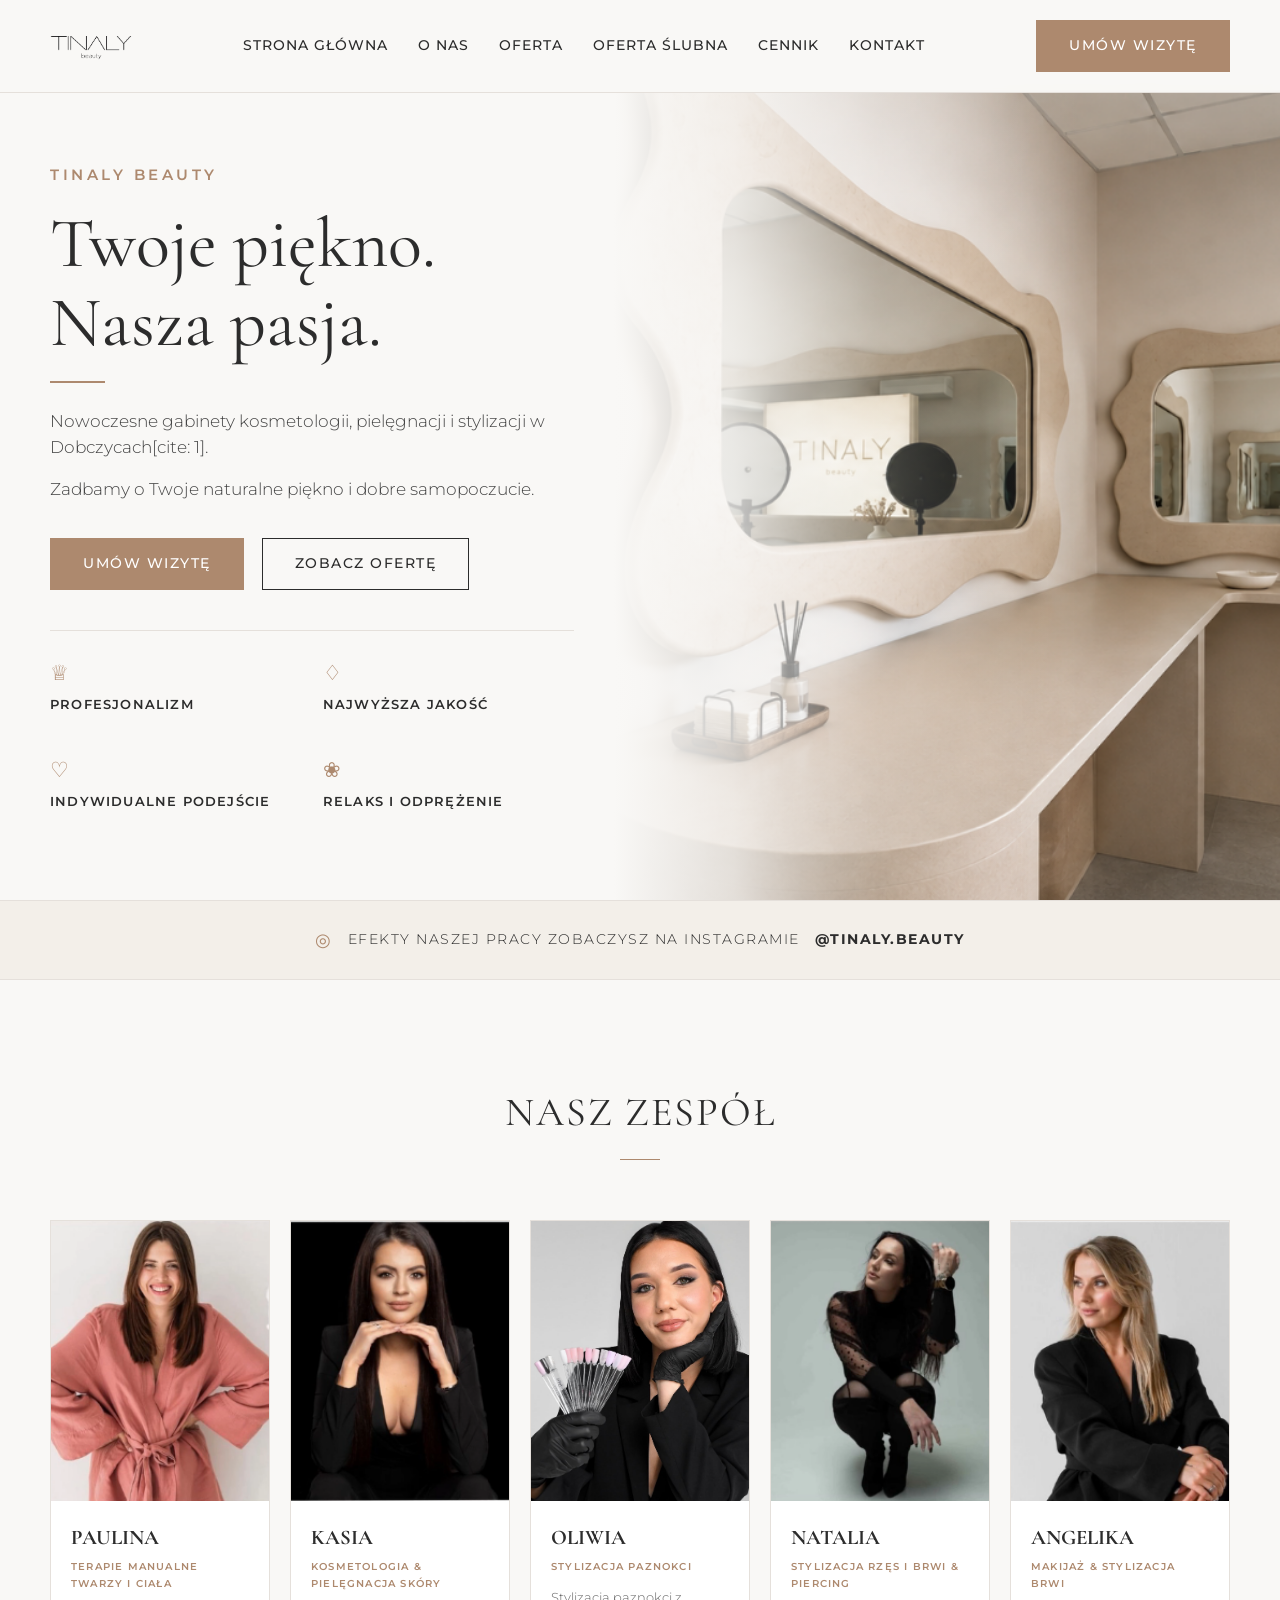
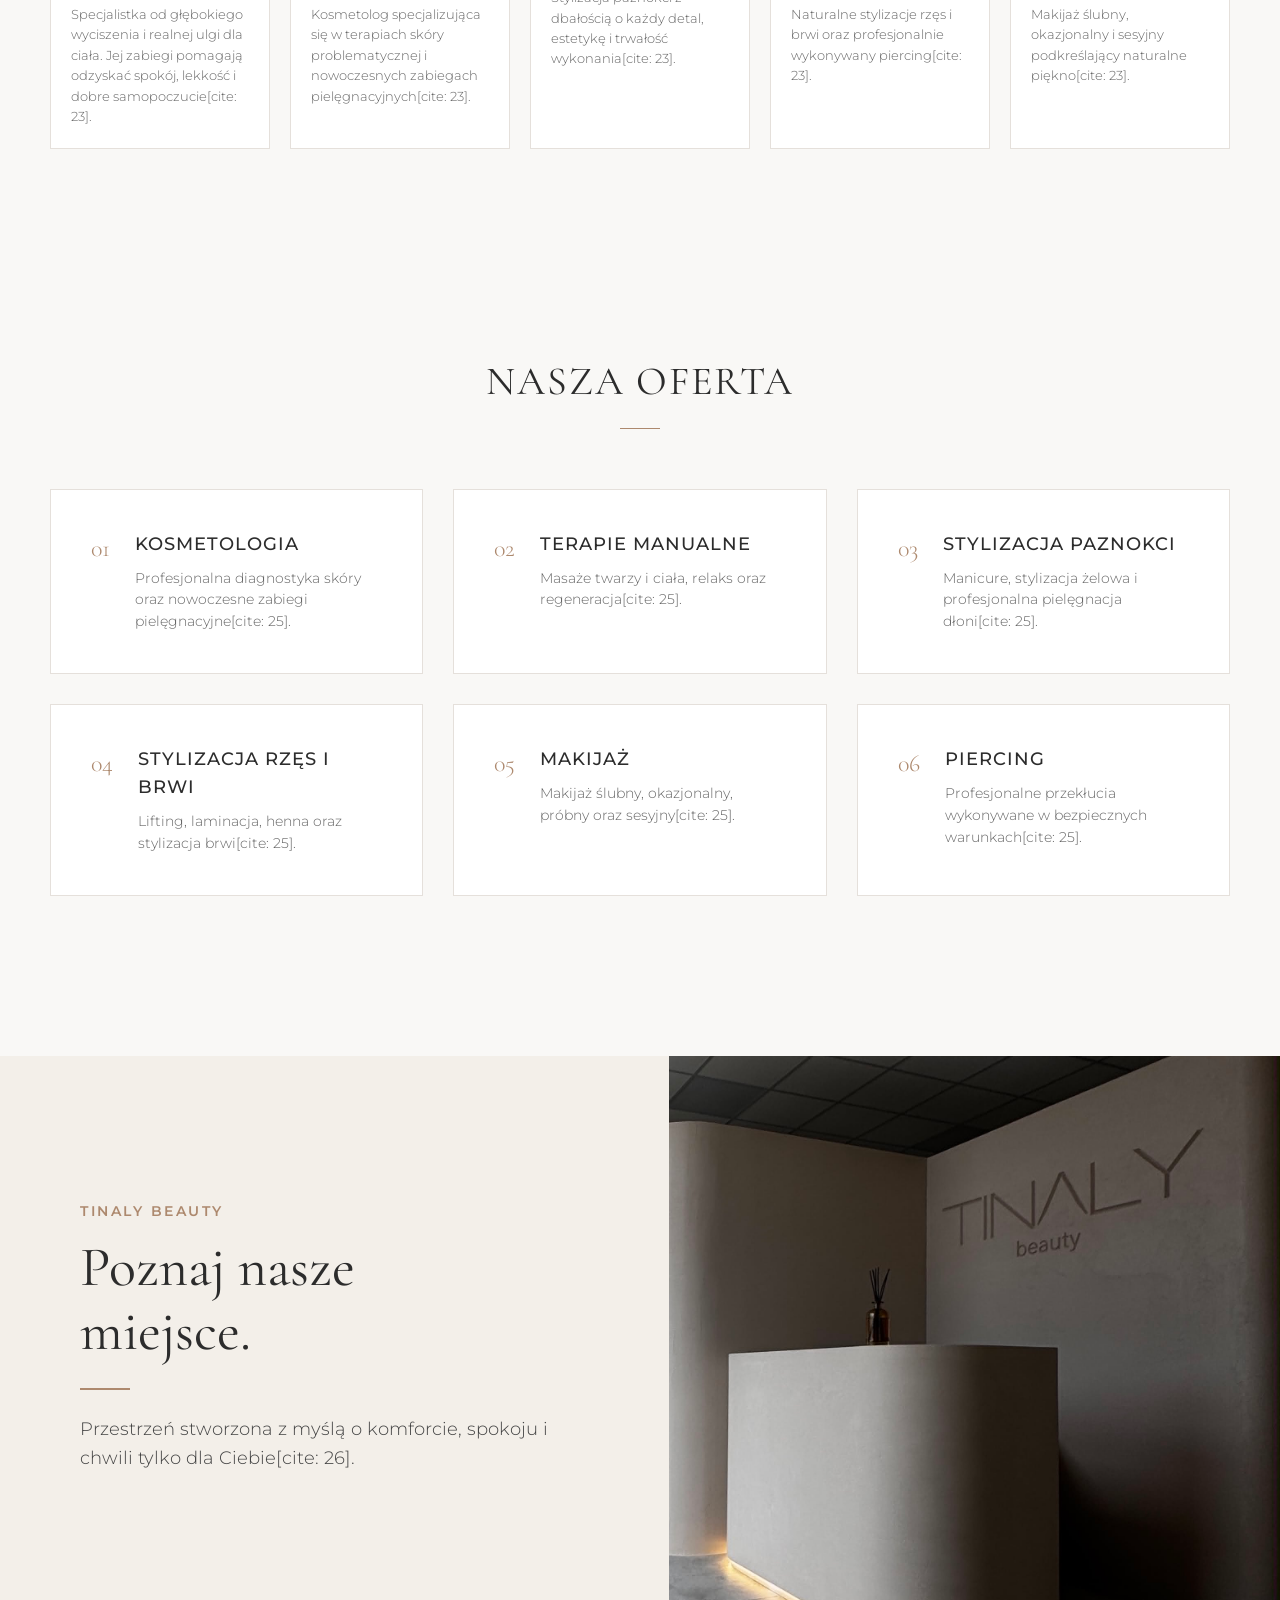
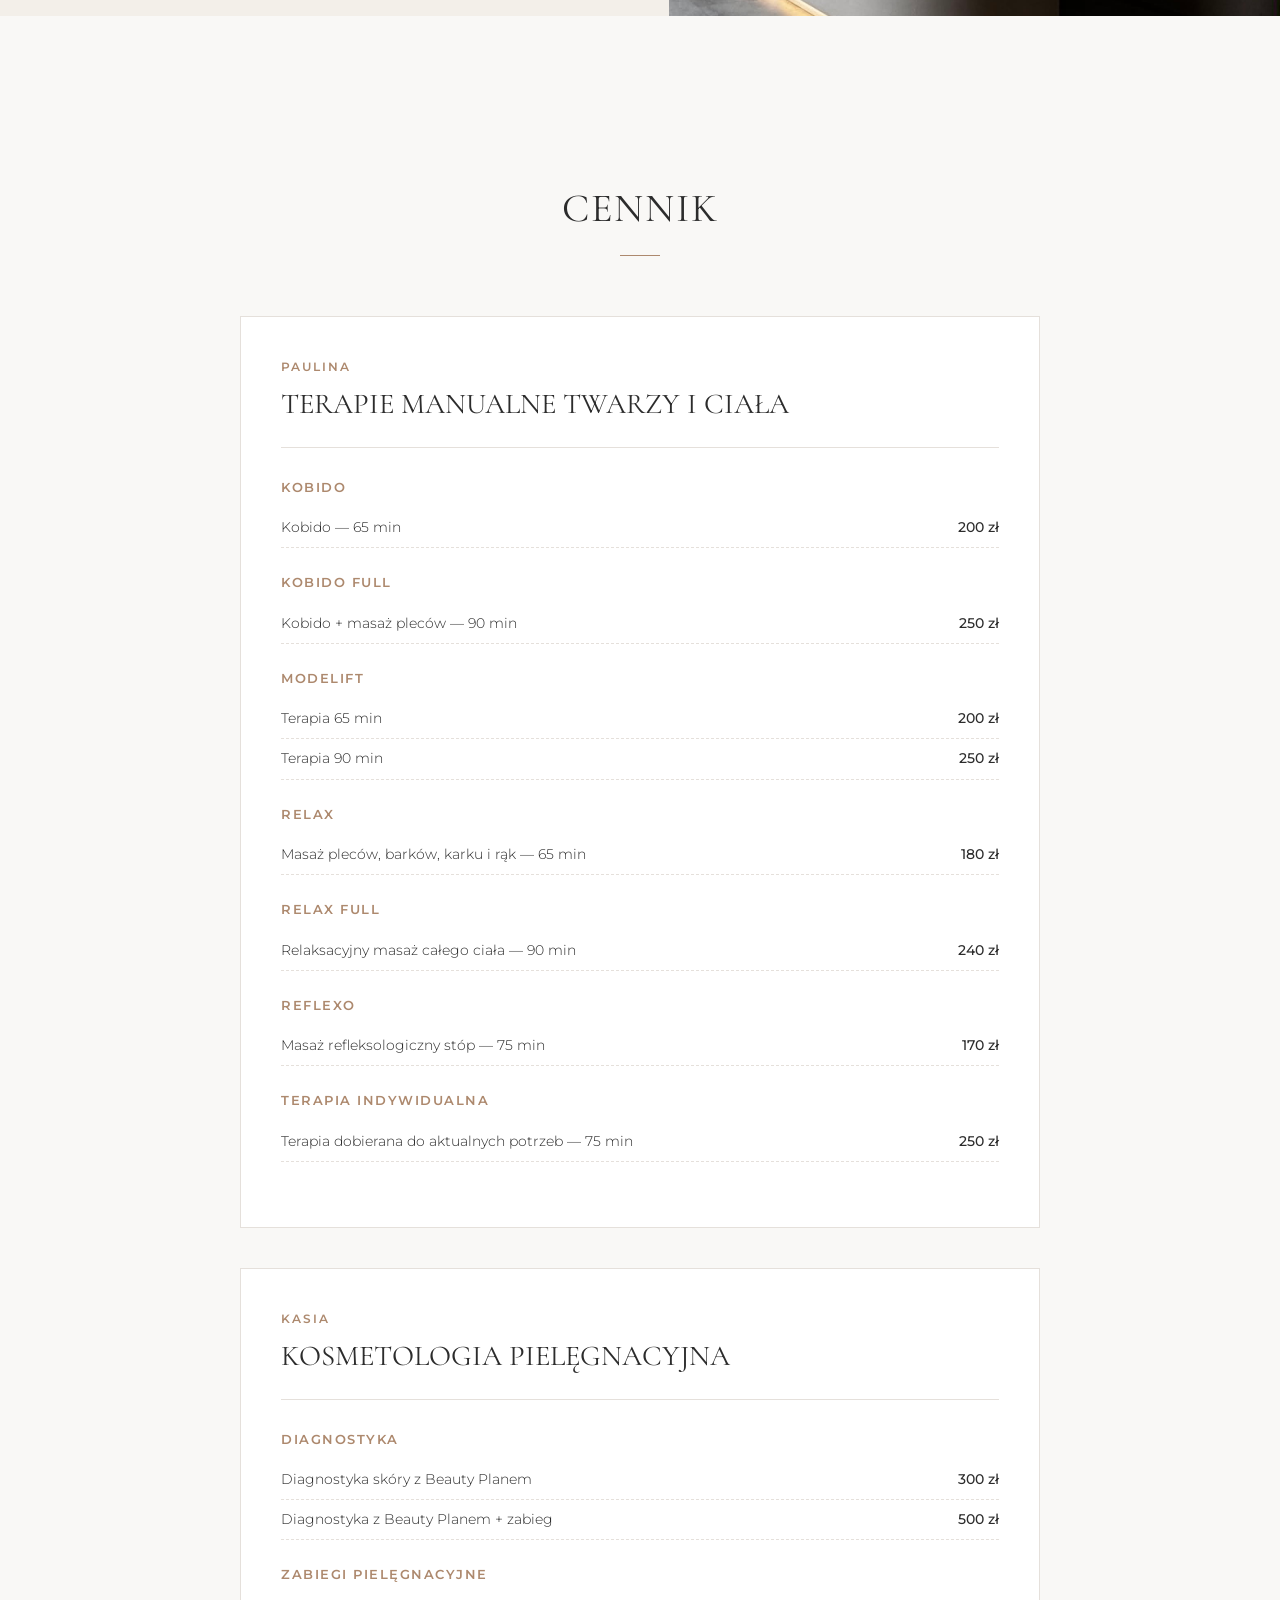
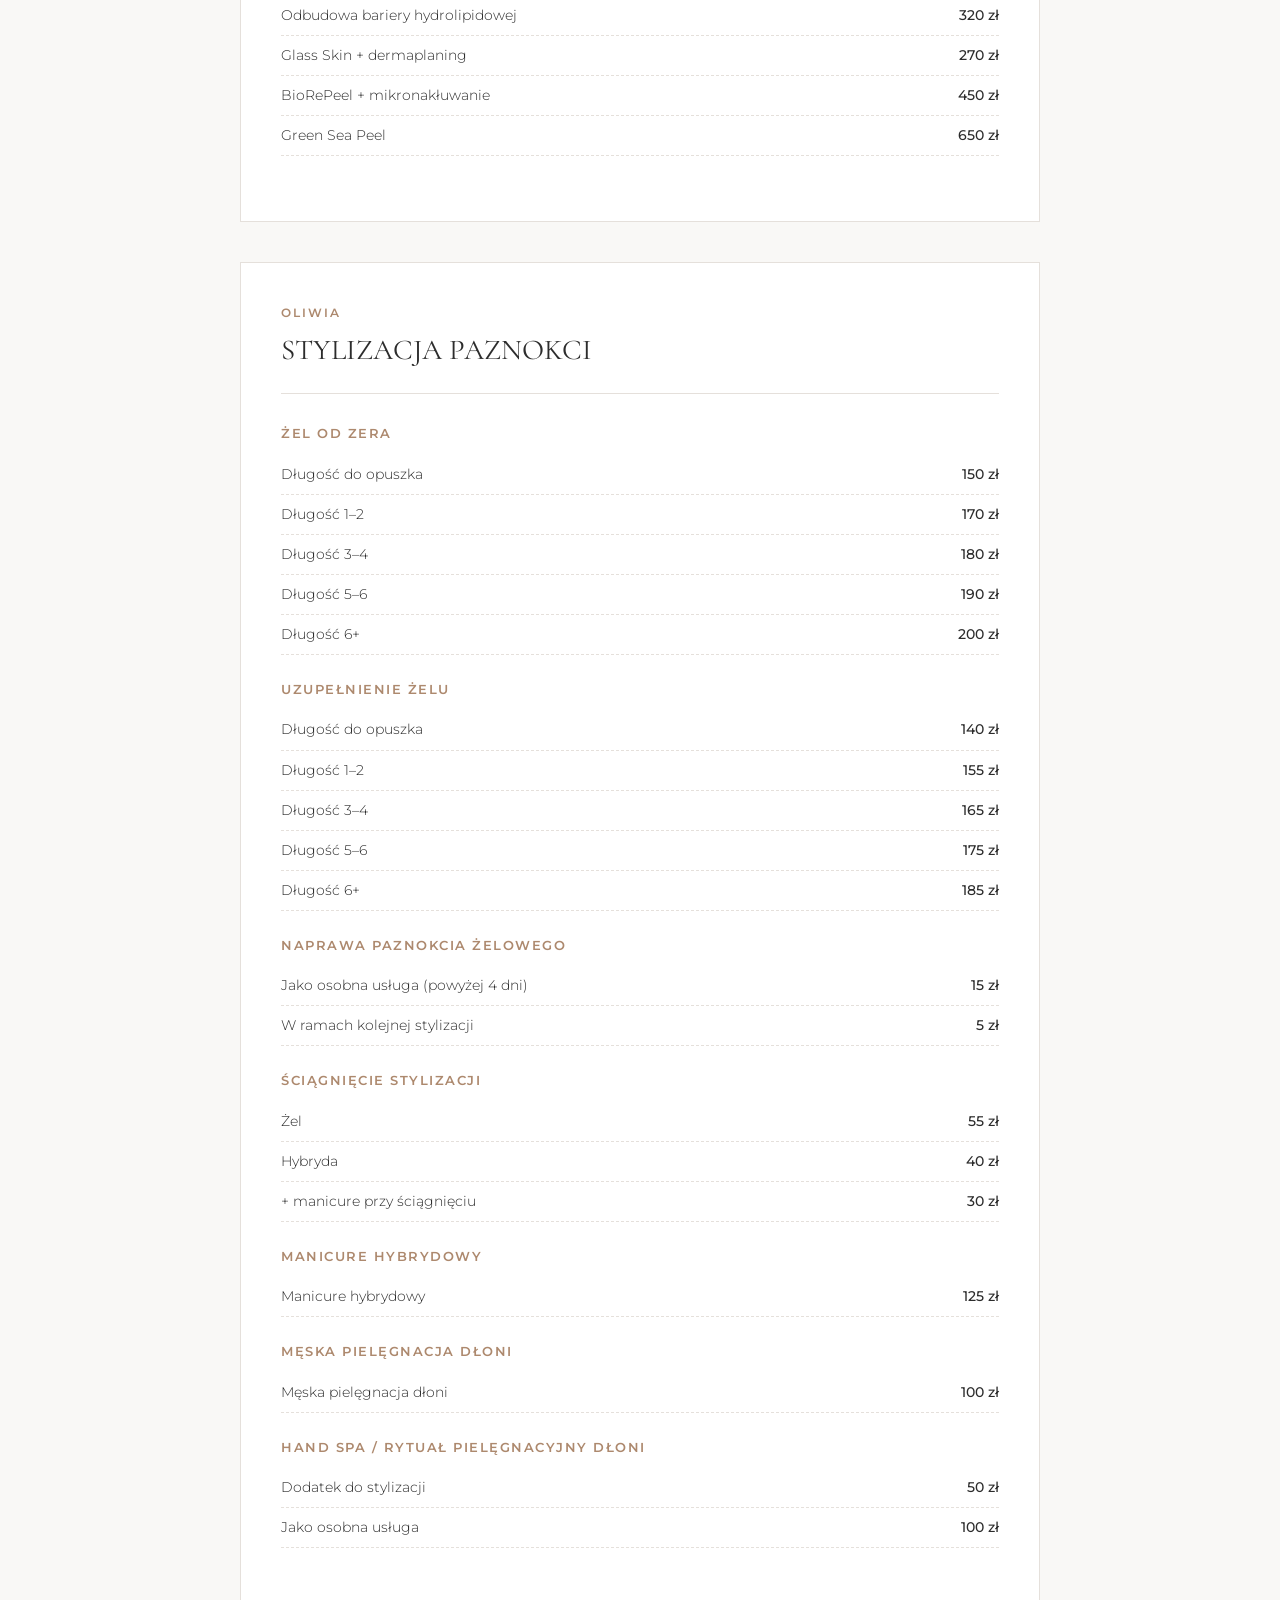
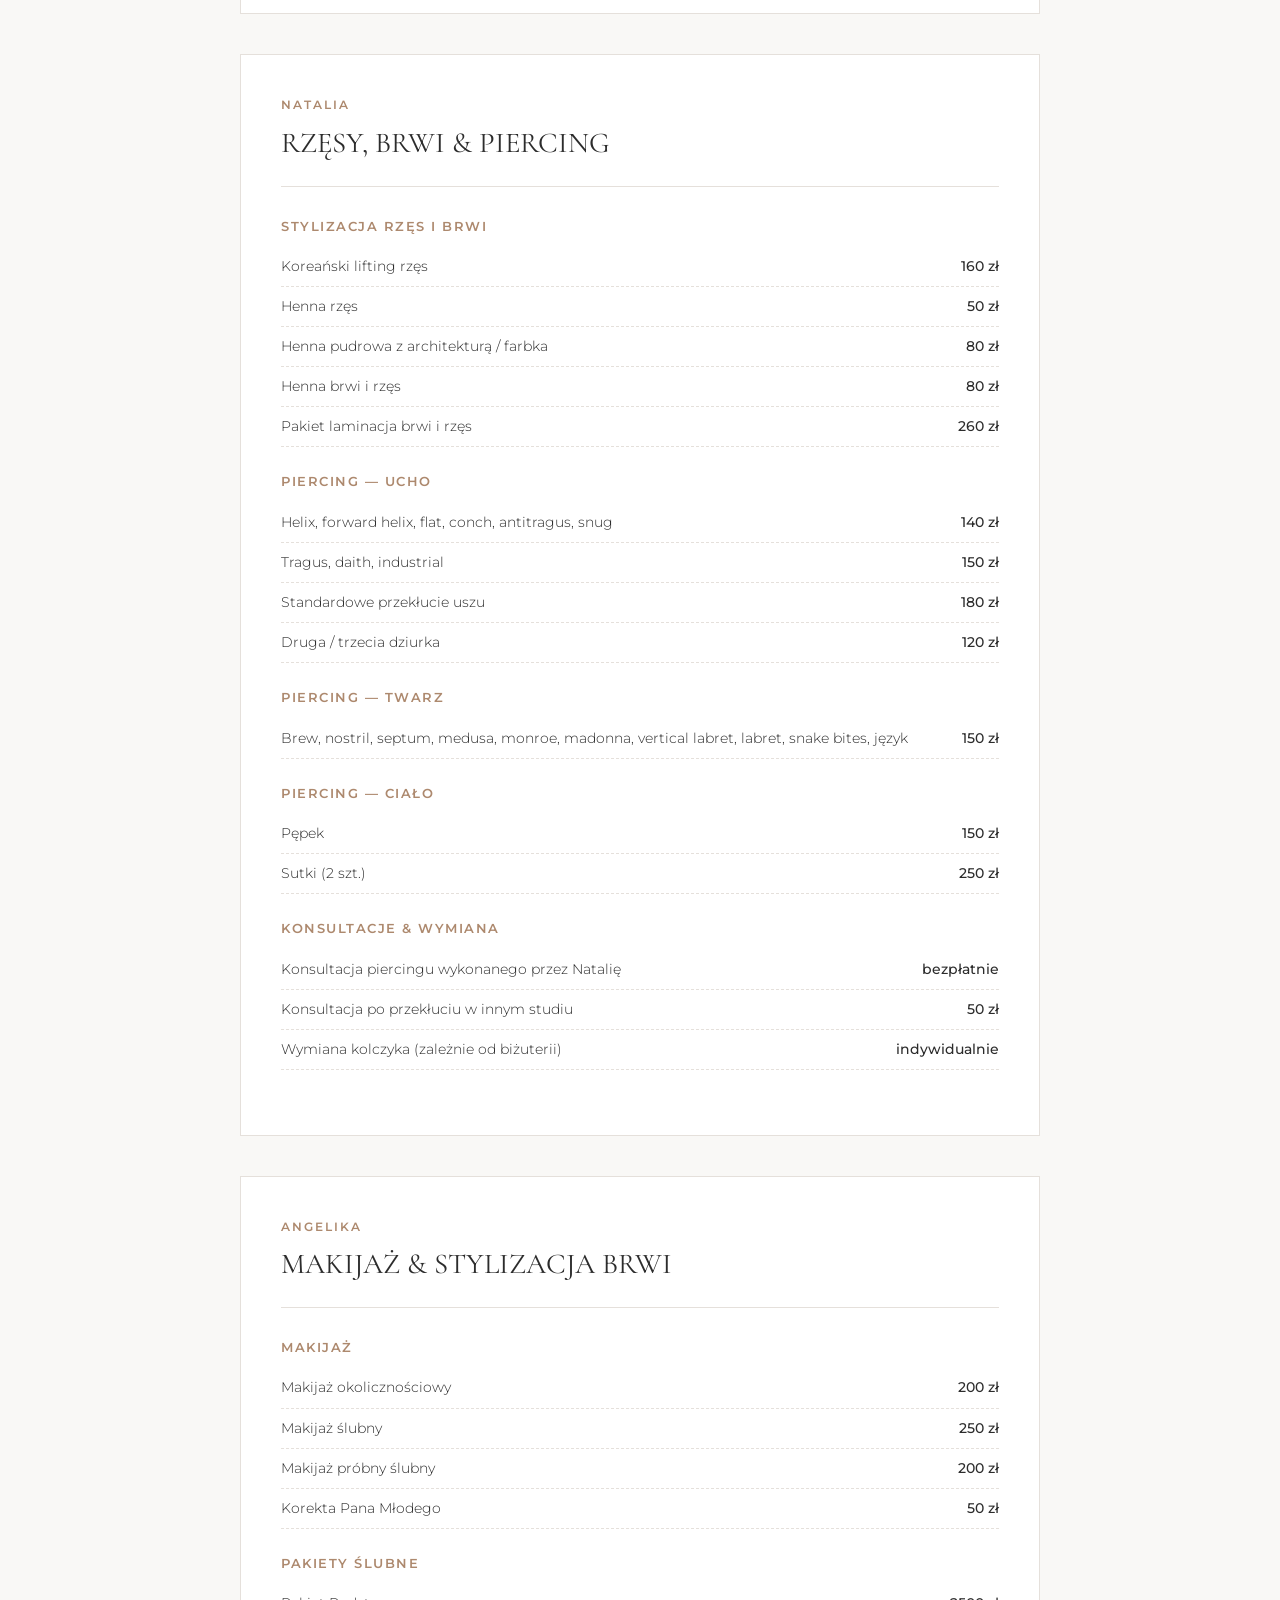
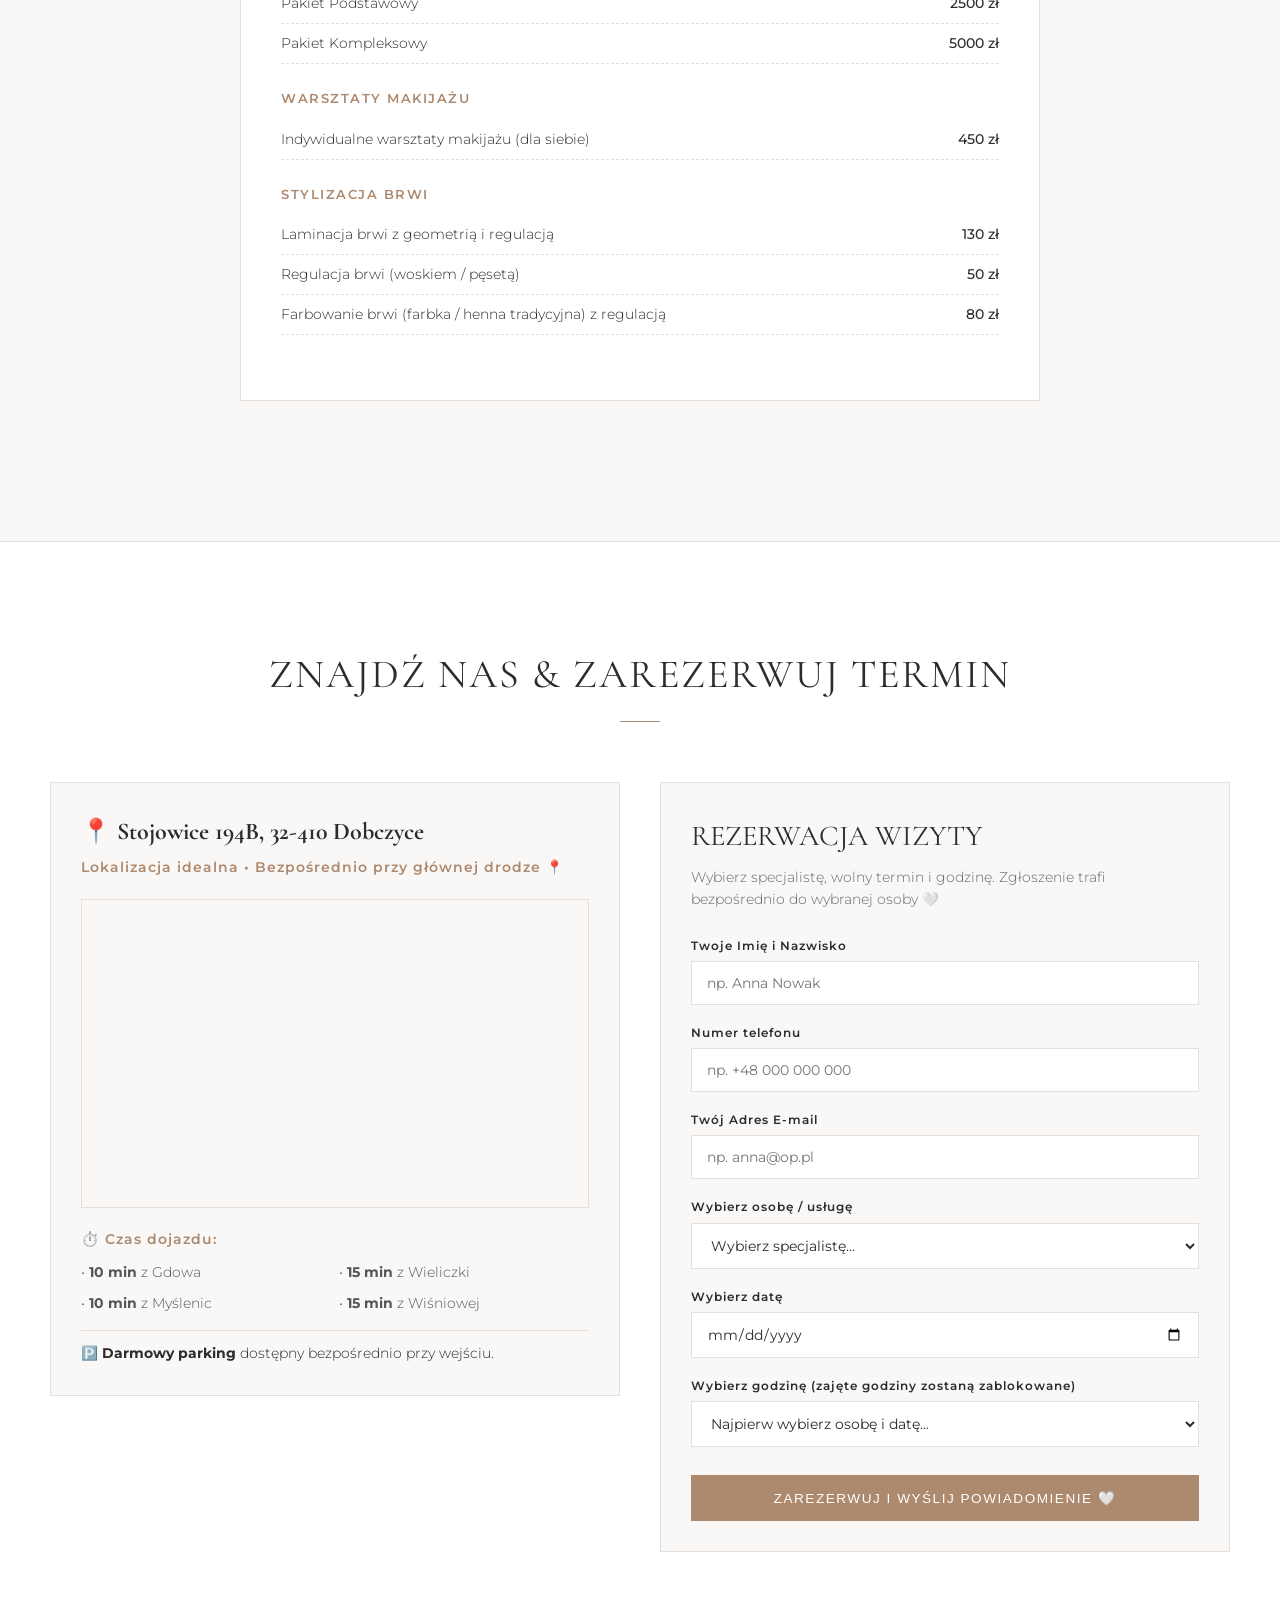
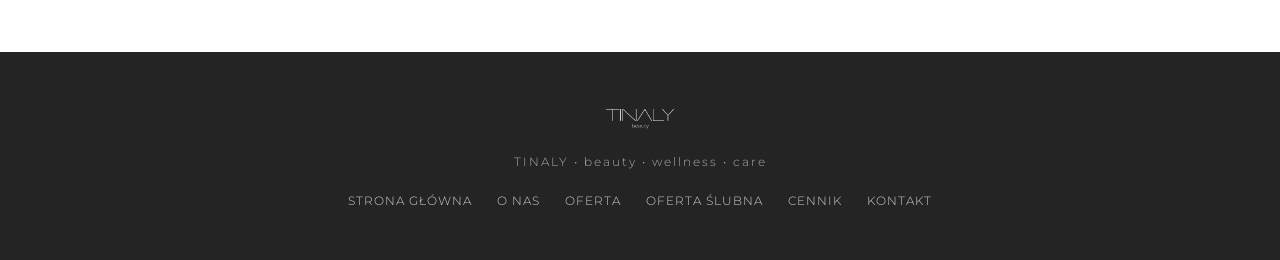
<file: index.html>
<!DOCTYPE html>
<html lang="pl">

<head>
    <meta charset="UTF-8">
    <meta name="viewport" content="width=device-width, initial-scale=1.0">
    <title>Tinaly Beauty</title>
    <link rel="preconnect" href="https://fonts.googleapis.com">
    <link rel="preconnect" href="https://fonts.gstatic.com" crossorigin>
    <link href="https://fonts.googleapis.com/css2?family=Cormorant+Garamond:wght@400;500;600&family=Montserrat:wght@300;400;500;600&display=swap" rel="stylesheet">
    <link rel="stylesheet" href="style.css">
    <link rel="icon" type="image/png" href="favicon.png">
</head>

<body>

<!-- HEADER -->
<header>
    <a href="#start" class="tinaly">
        <img src="logo.png" alt="Tinaly Beauty">
    </a>
    <nav id="nav">
        <a href="#start">STRONA GŁÓWNA</a>
        <a href="#onas">O NAS</a>
        <a href="#oferta">OFERTA</a>
        <a href="oferta-slubna.html" class="wedding-nav-link">OFERTA ŚLUBNA</a>
        <a href="#cennik">CENNIK</a>
        <a href="#kontakt">KONTAKT</a>
    </nav>
    <a href="#kontakt" class="btn header-btn">UMÓW WIZYTĘ</a>
    <button class="menu-btn" id="menuBtn" type="button" aria-label="Otwórz menu">☰</button>
</header>

<!-- HERO -->
<section class="hero-wrapper" id="start">
    <div class="hero-container">
        <div class="hero-card">
            <span class="small-title">TINALY BEAUTY</span>
            <h1>Twoje piękno.<br>Nasza pasja.</h1>
            <div class="hero-line"></div>
            <p>Nowoczesne gabinety kosmetologii, pielęgnacji i stylizacji w Dobczycach[cite: 1].</p>
            <p>Zadbamy o Twoje naturalne piękno i dobre samopoczucie.</p>
            
            <div class="hero-buttons">
                <a href="#kontakt" class="btn">UMÓW WIZYTĘ</a>
                <a href="#oferta" class="btn btn-outline">ZOBACZ OFERTĘ</a>
            </div>

            <div class="benefits">
                <div><span>♕</span><p>PROFESJONALIZM</p></div>
                <div><span>♢</span><p>NAJWYŻSZA JAKOŚĆ</p></div>
                <div><span>♡</span><p>INDYWIDUALNE PODEJŚCIE</p></div>
                <div><span>❀</span><p>RELAKS I ODPRĘŻENIE</p></div>
            </div>
        </div>

        <div class="hero-photo-gradient">
            <img src="lustra.png" alt="Wnętrze Tinaly Beauty">
            <div class="hero-img-overlay"></div>
        </div>
    </div>
</section>

<!-- INSTAGRAM STRIP -->
<a href="https://www.instagram.com/tinaly.beauty/" target="_blank" rel="noopener noreferrer" class="instagram-strip">
    <span class="instagram-icon">◎</span>
    <span>EFEKTY NASZEJ PRACY ZOBACZYSZ NA INSTAGRAMIE</span>
    <strong>@TINALY.BEAUTY</strong>
</a>

<!-- NASZ ZESPÓŁ -->
<section class="section" id="onas">
    <div class="section-heading">
        <h2>NASZ ZESPÓŁ</h2>
        <div></div>
    </div>
    <div class="team">
        <article class="person">
            <img src="paulina.jpg" alt="Paulina">
            <div class="person-content">
                <h3>PAULINA</h3>
                <h4>TERAPIE MANUALNE TWARZY I CIAŁA</h4>
                <p>Specjalistka od głębokiego wyciszenia i realnej ulgi dla ciała. Jej zabiegi pomagają odzyskać spokój, lekkość i dobre samopoczucie[cite: 23].</p>
            </div>
        </article>
        <article class="person">
            <img src="kasia.jpg" alt="Kasia">
            <div class="person-content">
                <h3>KASIA</h3>
                <h4>KOSMETOLOGIA & PIELĘGNACJA SKÓRY</h4>
                <p>Kosmetolog specjalizująca się w terapiach skóry problematycznej i nowoczesnych zabiegach pielęgnacyjnych[cite: 23].</p>
            </div>
        </article>
        <article class="person">
            <img src="oliwia.JPG" alt="Oliwia">
            <div class="person-content">
                <h3>OLIWIA</h3>
                <h4>STYLIZACJA PAZNOKCI</h4>
                <p>Stylizacja paznokci z dbałością o każdy detal, estetykę i trwałość wykonania[cite: 23].</p>
            </div>
        </article>
        <article class="person">
            <img src="natalia.jpg" alt="Natalia">
            <div class="person-content">
                <h3>NATALIA</h3>
                <h4>STYLIZACJA RZĘS I BRWI & PIERCING</h4>
                <p>Naturalne stylizacje rzęs i brwi oraz profesjonalnie wykonywany piercing[cite: 23].</p>
            </div>
        </article>
        <article class="person">
            <img src="angelika.jpg" alt="Angelika">
            <div class="person-content">
                <h3>ANGELIKA</h3>
                <h4>MAKIJAŻ & STYLIZACJA BRWI</h4>
                <p>Makijaż ślubny, okazjonalny i sesyjny podkreślający naturalne piękno[cite: 23].</p>
            </div>
        </article>
    </div>
</section>

<!-- OFERTA -->
<section class="section oferta" id="oferta">
    <div class="section-heading">
        <h2>NASZA OFERTA</h2>
        <div></div>
    </div>
    <div class="offer-grid">
        <div class="offer-box">
            <span>01</span>
            <div>
                <h3>KOSMETOLOGIA</h3>
                <p>Profesjonalna diagnostyka skóry oraz nowoczesne zabiegi pielęgnacyjne[cite: 25].</p>
            </div>
        </div>
        <div class="offer-box">
            <span>02</span>
            <div>
                <h3>TERAPIE MANUALNE</h3>
                <p>Masaże twarzy i ciała, relaks oraz regeneracja[cite: 25].</p>
            </div>
        </div>
        <div class="offer-box">
            <span>03</span>
            <div>
                <h3>STYLIZACJA PAZNOKCI</h3>
                <p>Manicure, stylizacja żelowa i profesjonalna pielęgnacja dłoni[cite: 25].</p>
            </div>
        </div>
        <div class="offer-box">
            <span>04</span>
            <div>
                <h3>STYLIZACJA RZĘS I BRWI</h3>
                <p>Lifting, laminacja, henna oraz stylizacja brwi[cite: 25].</p>
            </div>
        </div>
        <div class="offer-box">
            <span>05</span>
            <div>
                <h3>MAKIJAŻ</h3>
                <p>Makijaż ślubny, okazjonalny, próbny oraz sesyjny[cite: 25].</p>
            </div>
        </div>
        <div class="offer-box">
            <span>06</span>
            <div>
                <h3>PIERCING</h3>
                <p>Profesjonalne przekłucia wykonywane w bezpiecznych warunkach[cite: 25].</p>
            </div>
        </div>
    </div>
</section>

<!-- WNĘTRZE SALONU -->
<section class="salon-section">
    <div class="salon-content">
        <span class="salon-label">TINALY BEAUTY</span>
        <h2>Poznaj nasze<br>miejsce.</h2>
        <div class="salon-line"></div>
        <p>Przestrzeń stworzona z myślą o komforcie, spokoju i chwili tylko dla Ciebie[cite: 26].</p>
    </div>
    <div class="salon-photo">
        <img src="recepcja.jpg" alt="Wnętrze Tinaly Beauty">
    </div>
</section>

<!-- CENNIK -->
<section class="section prices" id="cennik">
    <div class="section-heading">
        <h2>CENNIK</h2>
        <div></div>
    </div>

    <!-- PAULINA -->
    <div class="price-person">
        <div class="price-person-name">
            <span>PAULINA</span>
            <h3>TERAPIE MANUALNE TWARZY I CIAŁA</h3>
        </div>
        <div class="person-prices">
            <div class="price-group">
                <h4>KOBIDO</h4>
                <div class="price-row"><span>Kobido — 65 min</span><strong>200 zł</strong></div>
            </div>
            <div class="price-group">
                <h4>KOBIDO FULL</h4>
                <div class="price-row"><span>Kobido + masaż pleców — 90 min</span><strong>250 zł</strong></div>
            </div>
            <div class="price-group">
                <h4>MODELIFT</h4>
                <div class="price-row"><span>Terapia 65 min</span><strong>200 zł</strong></div>
                <div class="price-row"><span>Terapia 90 min</span><strong>250 zł</strong></div>
            </div>
            <div class="price-group">
                <h4>RELAX</h4>
                <div class="price-row"><span>Masaż pleców, barków, karku i rąk — 65 min</span><strong>180 zł</strong></div>
            </div>
            <div class="price-group">
                <h4>RELAX FULL</h4>
                <div class="price-row"><span>Relaksacyjny masaż całego ciała — 90 min</span><strong>240 zł</strong></div>
            </div>
            <div class="price-group">
                <h4>REFLEXO</h4>
                <div class="price-row"><span>Masaż refleksologiczny stóp — 75 min</span><strong>170 zł</strong></div>
            </div>
            <div class="price-group">
                <h4>TERAPIA INDYWIDUALNA</h4>
                <div class="price-row"><span>Terapia dobierana do aktualnych potrzeb — 75 min</span><strong>250 zł</strong></div>
            </div>
        </div>
    </div>

    <!-- KASIA -->
    <div class="price-person">
        <div class="price-person-name">
            <span>KASIA</span>
            <h3>KOSMETOLOGIA PIELĘGNACYJNA</h3>
        </div>
        <div class="person-prices">
            <div class="price-group">
                <h4>DIAGNOSTYKA</h4>
                <div class="price-row"><span>Diagnostyka skóry z Beauty Planem</span><strong>300 zł</strong></div>
                <div class="price-row"><span>Diagnostyka z Beauty Planem + zabieg</span><strong>500 zł</strong></div>
            </div>
            <div class="price-group">
                <h4>ZABIEGI PIELĘGNACYJNE</h4>
                <div class="price-row"><span>Odbudowa bariery hydrolipidowej</span><strong>320 zł</strong></div>
                <div class="price-row"><span>Glass Skin + dermaplaning</span><strong>270 zł</strong></div>
                <div class="price-row"><span>BioRePeel + mikronakłuwanie</span><strong>450 zł</strong></div>
                <div class="price-row"><span>Green Sea Peel</span><strong>650 zł</strong></div>
            </div>
        </div>
    </div>

    <!-- OLIWIA -->
    <div class="price-person">
        <div class="price-person-name">
            <span>OLIWIA</span>
            <h3>STYLIZACJA PAZNOKCI</h3>
        </div>
        <div class="person-prices">
            <div class="price-group">
                <h4>ŻEL OD ZERA</h4>
                <div class="price-row"><span>Długość do opuszka</span><strong>150 zł</strong></div>
                <div class="price-row"><span>Długość 1–2</span><strong>170 zł</strong></div>
                <div class="price-row"><span>Długość 3–4</span><strong>180 zł</strong></div>
                <div class="price-row"><span>Długość 5–6</span><strong>190 zł</strong></div>
                <div class="price-row"><span>Długość 6+</span><strong>200 zł</strong></div>
            </div>
            <div class="price-group">
                <h4>UZUPEŁNIENIE ŻELU</h4>
                <div class="price-row"><span>Długość do opuszka</span><strong>140 zł</strong></div>
                <div class="price-row"><span>Długość 1–2</span><strong>155 zł</strong></div>
                <div class="price-row"><span>Długość 3–4</span><strong>165 zł</strong></div>
                <div class="price-row"><span>Długość 5–6</span><strong>175 zł</strong></div>
                <div class="price-row"><span>Długość 6+</span><strong>185 zł</strong></div>
            </div>
            <div class="price-group">
                <h4>NAPRAWA PAZNOKCIA ŻELOWEGO</h4>
                <div class="price-row"><span>Jako osobna usługa (powyżej 4 dni)</span><strong>15 zł</strong></div>
                <div class="price-row"><span>W ramach kolejnej stylizacji</span><strong>5 zł</strong></div>
            </div>
            <div class="price-group">
                <h4>ŚCIĄGNIĘCIE STYLIZACJI</h4>
                <div class="price-row"><span>Żel</span><strong>55 zł</strong></div>
                <div class="price-row"><span>Hybryda</span><strong>40 zł</strong></div>
                <div class="price-row"><span>+ manicure przy ściągnięciu</span><strong>30 zł</strong></div>
            </div>
            <div class="price-group">
                <h4>MANICURE HYBRYDOWY</h4>
                <div class="price-row"><span>Manicure hybrydowy</span><strong>125 zł</strong></div>
            </div>
            <div class="price-group">
                <h4>MĘSKA PIELĘGNACJA DŁONI</h4>
                <div class="price-row"><span>Męska pielęgnacja dłoni</span><strong>100 zł</strong></div>
            </div>
            <div class="price-group">
                <h4>HAND SPA / RYTUAŁ PIELĘGNACYJNY DŁONI</h4>
                <div class="price-row"><span>Dodatek do stylizacji</span><strong>50 zł</strong></div>
                <div class="price-row"><span>Jako osobna usługa</span><strong>100 zł</strong></div>
            </div>
        </div>
    </div>

    <!-- NATALIA -->
    <div class="price-person">
        <div class="price-person-name">
            <span>NATALIA</span>
            <h3>RZĘSY, BRWI & PIERCING</h3>
        </div>
        <div class="person-prices">
            <div class="price-group">
                <h4>STYLIZACJA RZĘS I BRWI</h4>
                <div class="price-row"><span>Koreański lifting rzęs</span><strong>160 zł</strong></div>
                <div class="price-row"><span>Henna rzęs</span><strong>50 zł</strong></div>
                <div class="price-row"><span>Henna pudrowa z architekturą / farbka</span><strong>80 zł</strong></div>
                <div class="price-row"><span>Henna brwi i rzęs</span><strong>80 zł</strong></div>
                <div class="price-row"><span>Pakiet laminacja brwi i rzęs</span><strong>260 zł</strong></div>
            </div>
            <div class="price-group">
                <h4>PIERCING — UCHO</h4>
                <div class="price-row"><span>Helix, forward helix, flat, conch, antitragus, snug</span><strong>140 zł</strong></div>
                <div class="price-row"><span>Tragus, daith, industrial</span><strong>150 zł</strong></div>
                <div class="price-row"><span>Standardowe przekłucie uszu</span><strong>180 zł</strong></div>
                <div class="price-row"><span>Druga / trzecia dziurka</span><strong>120 zł</strong></div>
            </div>
            <div class="price-group">
                <h4>PIERCING — TWARZ</h4>
                <div class="price-row"><span>Brew, nostril, septum, medusa, monroe, madonna, vertical labret, labret, snake bites, język</span><strong>150 zł</strong></div>
            </div>
            <div class="price-group">
                <h4>PIERCING — CIAŁO</h4>
                <div class="price-row"><span>Pępek</span><strong>150 zł</strong></div>
                <div class="price-row"><span>Sutki (2 szt.)</span><strong>250 zł</strong></div>
            </div>
            <div class="price-group">
                <h4>KONSULTACJE & WYMIANA</h4>
                <div class="price-row"><span>Konsultacja piercingu wykonanego przez Natalię</span><strong>bezpłatnie</strong></div>
                <div class="price-row"><span>Konsultacja po przekłuciu w innym studiu</span><strong>50 zł</strong></div>
                <div class="price-row"><span>Wymiana kolczyka (zależnie od biżuterii)</span><strong>indywidualnie</strong></div>
            </div>
        </div>
    </div>

    <!-- ANGELIKA -->
    <div class="price-person">
        <div class="price-person-name">
            <span>ANGELIKA</span>
            <h3>MAKIJAŻ & STYLIZACJA BRWI</h3>
        </div>
        <div class="person-prices">
            <div class="price-group">
                <h4>MAKIJAŻ</h4>
                <div class="price-row"><span>Makijaż okolicznościowy</span><strong>200 zł</strong></div>
                <div class="price-row"><span>Makijaż ślubny</span><strong>250 zł</strong></div>
                <div class="price-row"><span>Makijaż próbny ślubny</span><strong>200 zł</strong></div>
                <div class="price-row"><span>Korekta Pana Młodego</span><strong>50 zł</strong></div>
            </div>
            <div class="price-group">
                <h4>PAKIETY ŚLUBNE</h4>
                <div class="price-row"><span>Pakiet Podstawowy</span><strong>2500 zł</strong></div>
                <div class="price-row"><span>Pakiet Kompleksowy</span><strong>5000 zł</strong></div>
            </div>
            <div class="price-group">
                <h4>WARSZTATY MAKIJAŻU</h4>
                <div class="price-row"><span>Indywidualne warsztaty makijażu (dla siebie)</span><strong>450 zł</strong></div>
            </div>
            <div class="price-group">
                <h4>STYLIZACJA BRWI</h4>
                <div class="price-row"><span>Laminacja brwi z geometrią i regulacją</span><strong>130 zł</strong></div>
                <div class="price-row"><span>Regulacja brwi (woskiem / pęsetą)</span><strong>50 zł</strong></div>
                <div class="price-row"><span>Farbowanie brwi (farbka / henna tradycyjna) z regulacją</span><strong>80 zł</strong></div>
            </div>
        </div>
    </div>
</section>

<!-- KONTAKT, MAPA I INTELIGENTNY FORMULARZ REZERWACJI -->
<section class="section contact-map-section" id="kontakt">
    <div class="section-heading">
        <h2>ZNAJDŹ NAS & ZAREZERWUJ TERMIN</h2>
        <div></div>
    </div>

    <div class="contact-grid">
        <!-- Lewa kolumna: Mapa i Informacje o dojeździe -->
        <div class="map-info-box">
            <div class="address-header">
                <h3>📍 Stojowice 194B, 32-410 Dobczyce</h3>
                <p class="tagline">Lokalizacja idealna • Bezpośrednio przy głównej drodze 📍</p>
            </div>

            <!-- Mapa Google -->
            <div class="map-container">
                <iframe 
                    src="https://www.google.com/maps/embed?pb=!1m18!1m12!1m3!1d2564.5!2d20.08!3d49.88!2m3!1f0!2f0!3f0!3m2!1i1024!2i768!4f13.1!3m3!1m2!1s0x4716428c0b!2sStojowice%20194B%2C%2032-410%20Stojowice!5e0!3m2!1spl!2spl!4v1700000000000!5m2!1spl!2spl" 
                    width="100%" 
                    height="300" 
                    style="border:0;" 
                    allowfullscreen="" 
                    loading="lazy" 
                    referrerpolicy="no-referrer-when-downgrade">
                </iframe>
            </div>

            <!-- Czasy dojazdu -->
            <div class="travel-times">
                <h4>⏱️ Czas dojazdu:</h4>
                <ul>
                    <li>• <strong>10 min</strong> z Gdowa</li>
                    <li>• <strong>15 min</strong> z Wieliczki</li>
                    <li>• <strong>10 min</strong> z Myślenic</li>
                    <li>• <strong>15 min</strong> z Wiśniowej</li>
                </ul>
                <p class="parking-info">🅿️ <strong>Darmowy parking</strong> dostępny bezpośrednio przy wejściu.</p>
            </div>
        </div>

        <!-- Prawa kolumna: Formularz z wyborem godziny i blokowaniem terminów -->
        <div class="booking-form-box">
            <h3>REZERWACJA WIZYTY</h3>
            <p>Wybierz specjalistę, wolny termin i godzinę. Zgłoszenie trafi bezpośrednio do wybranej osoby 🤍</p>
            
            <form id="bookingForm" onsubmit="handleSmartBooking(event)">
                <div class="form-group">
                    <label for="clientName">Twoje Imię i Nazwisko</label>
                    <input type="text" id="clientName" required placeholder="np. Anna Nowak">
                </div>

                <div class="form-group">
                    <label for="clientPhone">Numer telefonu</label>
                    <input type="tel" id="clientPhone" required placeholder="np. +48 000 000 000">
                </div>

                <div class="form-group">
                    <label for="clientEmail">Twój Adres E-mail</label>
                    <input type="email" id="clientEmail" required placeholder="np. anna@op.pl">
                </div>

                <div class="form-group">
                    <label for="selectedPerson">Wybierz osobę / usługę</label>
                    <select id="selectedPerson" required onchange="updateAvailableSlots()">
                        <option value="">Wybierz specjalistę...</option>
                        <option value="paulina@tinaly.pl">Paulina – Terapie manualne</option>
                        <option value="kasia@tinaly.pl">Kasia – Kosmetologia pielęgnacyjna</option>
                        <option value="oliwia@tinaly.pl">Oliwia – Stylizacja paznokci</option>
                        <option value="natalia@tinaly.pl">Natalia – Rzęsy, brwi & Piercing</option>
                        <option value="angelika@tinaly.pl">Angelika – Makijaż & Brwi</option>
                    </select>
                </div>

                <div class="form-group">
                    <label for="appointmentDate">Wybierz datę</label>
                    <input type="date" id="appointmentDate" required onchange="updateAvailableSlots()">
                </div>

                <div class="form-group">
                    <label for="appointmentTime">Wybierz godzinę (zajęte godziny zostaną zablokowane)</label>
                    <select id="appointmentTime" required>
                        <option value="">Najpierw wybierz osobę i datę...</option>
                    </select>
                </div>

                <button type="submit" class="btn btn-full">ZAREZERWUJ I WYŚLIJ POWIADOMIENIE 🤍</button>
                <div id="formSuccess" class="form-success" style="display:none;">
                    Rezerwacja przebiegła pomyślnie! Potwierdzenie zostało wysłane do wybranej specjalistki.
                </div>
            </form>
        </div>
    </div>
</section>

<!-- FOOTER -->
<footer>
    <a href="#start" class="footer-logo">
        <img src="logo.png" alt="Tinaly Beauty">
    </a>
    <p>TINALY • beauty • wellness • care</p>
    <div>
        <a href="#start">STRONA GŁÓWNA</a>
        <a href="#onas">O NAS</a>
        <a href="#oferta">OFERTA</a>
        <a href="oferta-slubna.html">OFERTA ŚLUBNA</a>
        <a href="#cennik">CENNIK</a>
        <a href="#kontakt">KONTAKT</a>
    </div>
</footer>

<script>
    const menuBtn = document.getElementById("menuBtn");
    const nav = document.getElementById("nav");
    if (menuBtn && nav) {
        menuBtn.addEventListener("click", () => {
            nav.classList.toggle("active");
        });
    }

    function getBookedSlots(personEmail, date) {
        const allBookings = JSON.parse(localStorage.getItem('tinaly_booked_slots') || '{}');
        const key = `${personEmail}_${date}`;
        return allBookings[key] || [];
    }

    function updateAvailableSlots() {
        const personEmail = document.getElementById('selectedPerson').value;
        const date = document.getElementById('appointmentDate').value;
        const timeSelect = document.getElementById('appointmentTime');

        timeSelect.innerHTML = '<option value="">Wybierz godzinę...</option>';

        if (!personEmail || !date) return;

        const allSlots = ["09:00", "10:30", "12:00", "13:30", "15:00", "16:30", "18:00"];
        const bookedSlots = getBookedSlots(personEmail, date);

        allSlots.forEach(slot => {
            const option = document.createElement('option');
            option.value = slot;
            if (bookedSlots.includes(slot)) {
                option.textContent = `${slot} – ZAJĘTE ❌`;
                option.disabled = true;
                option.style.color = "#ccc";
            } else {
                option.textContent = `${slot} – DOSTĘPNE ✔️`;
            }
            timeSelect.appendChild(option);
        });
    }

    function handleSmartBooking(event) {
        event.preventDefault();

        const name = document.getElementById('clientName').value;
        const phone = document.getElementById('clientPhone').value;
        const email = document.getElementById('clientEmail').value;
        const personEmail = document.getElementById('selectedPerson').value;
        const date = document.getElementById('appointmentDate').value;
        const time = document.getElementById('appointmentTime').value;

        if (!personEmail || !date || !time) {
            alert("Wybierz poprawnie osobę, datę i godzinę.");
            return;
        }

        const allBookings = JSON.parse(localStorage.getItem('tinaly_booked_slots') || '{}');
        const key = `${personEmail}_${date}`;
        if (!allBookings[key]) {
            allBookings[key] = [];
        }
        allBookings[key].push(time);
        localStorage.setItem('tinaly_booked_slots', JSON.stringify(allBookings));

        document.getElementById('bookingForm').reset();
        const successMsg = document.getElementById('formSuccess');
        successMsg.style.display = 'block';
        
        setTimeout(() => {
            successMsg.style.display = 'none';
        }, 6000);

        updateAvailableSlots();
    }

    const today = new Date().toISOString().split('T')[0];
    const dateInput = document.getElementById('appointmentDate');
    if(dateInput) dateInput.min = today;
</script>

</body>
</html>
</file>
<file: style.css>
:root {
    --bg-color: #f9f8f6;
    --text-color: #2c2c2c;
    --accent: #ad896e;
    --accent-light: #f3efe9;
    --border-color: #e5e0db;
    --white: #ffffff;
    --font-serif: 'Cormorant Garamond', serif;
    --font-sans: 'Montserrat', sans-serif;
}

* { margin: 0; padding: 0; box-sizing: border-box; }
html { scroll-behavior: smooth; }
body { background-color: var(--bg-color); color: var(--text-color); font-family: var(--font-sans); font-weight: 300; line-height: 1.6; }
img { max-width: 100%; display: block; }
a { text-decoration: none; color: inherit; }

/* HEADER */
header {
    position: fixed; top: 0; left: 0; width: 100%;
    background-color: rgba(249, 248, 246, 0.95);
    backdrop-filter: blur(10px); display: flex; justify-content: space-between; align-items: center;
    padding: 20px 50px; z-index: 1000; border-bottom: 1px solid var(--border-color);
}
.tinaly img { height: 35px; }
nav { display: flex; gap: 30px; }
nav a { font-size: 0.85rem; font-weight: 500; letter-spacing: 1px; color: var(--text-color); transition: color 0.3s ease; }
nav a:hover, nav a.active { color: var(--accent); }

.btn {
    display: inline-block; padding: 14px 32px; background-color: var(--accent); color: var(--white);
    font-size: 0.85rem; font-weight: 500; letter-spacing: 1.5px; border: 1px solid var(--accent);
    transition: all 0.3s ease; cursor: pointer; text-align: center;
}
.btn:hover { background-color: transparent; color: var(--accent); }
.btn-outline { background-color: transparent; color: var(--text-color); border-color: var(--text-color); }
.btn-outline:hover { background-color: var(--text-color); color: var(--white); }
.btn-full { width: 100%; margin-top: 10px; }
.menu-btn { display: none; background: none; border: none; font-size: 1.5rem; cursor: pointer; color: var(--text-color); }

/* SEKCJA HERO – POWIĘKSZONE NAPISY */
.hero-wrapper {
    position: relative;
    min-height: 100vh;
    width: 100%;
    display: flex;
    align-items: center;
    padding: 90px 0 0 50px;
    background-color: var(--bg-color);
    overflow: hidden;
}

.hero-container {
    max-width: 100%;
    margin: 0;
    width: 100%;
    display: flex;
    align-items: stretch;
    justify-content: space-between;
    gap: 40px;
}

.hero-card {
    flex: 1.1;
    max-width: 620px; /* Zwiększona szerokość karty tekstowej */
    z-index: 2;
    margin: auto 0;
    padding: 40px 0;
}

.hero-card h1 {
    font-family: var(--font-serif);
    font-size: 4.4rem; /* Powiększony nagłówek */
    font-weight: 400;
    line-height: 1.12;
    margin: 18px 0;
}

.hero-line {
    width: 55px;
    height: 2px;
    background-color: var(--accent);
    margin-bottom: 25px;
}

.small-title {
    font-size: 0.95rem; /* Powiększony podtytuł */
    letter-spacing: 3.5px;
    color: var(--accent);
    font-weight: 600;
    display: block;
}

.hero-card p {
    font-size: 1.05rem; /* Powiększony tekst główny */
    color: #444;
    margin-bottom: 15px;
}

.hero-buttons {
    display: flex;
    gap: 18px;
    margin: 35px 0 40px 0;
}

.benefits {
    display: grid;
    grid-template-columns: repeat(2, 1fr);
    gap: 22px;
    border-top: 1px solid var(--border-color);
    padding-top: 25px;
}

.benefits div span {
    font-size: 1.3rem;
    color: var(--accent);
    margin-bottom: 6px;
    display: block;
}

.benefits div p {
    font-size: 0.8rem; /* Powiększone ikony cech */
    letter-spacing: 1.2px;
    font-weight: 600;
    color: var(--text-color);
}

.hero-photo-gradient {
    position: relative;
    flex: 1.4;
    min-height: calc(100vh - 90px);
    overflow: hidden;
}

.hero-photo-gradient img {
    width: 100%;
    height: 100%;
    object-fit: cover;
    position: absolute;
    top: 0;
    left: 0;
}

.hero-img-overlay {
    position: absolute;
    top: 0;
    left: 0;
    width: 100%;
    height: 100%;
    background: linear-gradient(to right, var(--bg-color) 0%, rgba(249, 248, 246, 0.8) 18%, rgba(249, 248, 246, 0.25) 40%, transparent 70%);
    pointer-events: none;
}

/* INSTAGRAM */
.instagram-strip {
    background-color: var(--accent-light); padding: 25px 20px; display: flex; justify-content: center; align-items: center; gap: 15px;
    font-size: 0.85rem; letter-spacing: 1.5px; border-top: 1px solid var(--border-color); border-bottom: 1px solid var(--border-color);
}
.instagram-icon { color: var(--accent); font-size: 1.1rem; }

/* SEKCJE */
.section { padding: 100px 50px; max-width: 1300px; margin: 0 auto; }
.section-heading { text-align: center; margin-bottom: 60px; }
.section-heading h2 { font-family: var(--font-serif); font-size: 2.5rem; font-weight: 400; letter-spacing: 2px; margin-bottom: 15px; }
.section-heading div { width: 40px; height: 1px; background-color: var(--accent); margin: 0 auto; }

/* NASZ ZESPÓŁ - 5 OSÓB W JEDNYM RZĘDZIE */
.team {
    display: grid;
    grid-template-columns: repeat(5, 1fr);
    gap: 20px;
}
.person { background: var(--white); border: 1px solid var(--border-color); text-align: left; transition: transform 0.3s ease; }
.person:hover { transform: translateY(-5px); }
.person img { width: 100%; height: 280px; object-fit: cover; }
.person-content { padding: 20px; }
.person-content h3 { font-family: var(--font-serif); font-size: 1.3rem; margin-bottom: 5px; }
.person-content h4 { font-size: 0.65rem; letter-spacing: 1.2px; color: var(--accent); margin-bottom: 12px; font-weight: 600; }
.person-content p { font-size: 0.8rem; color: #666; }

/* OFERTA GRID */
.offer-grid { display: grid; grid-template-columns: repeat(auto-fit, minmax(350px, 1fr)); gap: 30px; }
.offer-box { background: var(--white); border: 1px solid var(--border-color); padding: 40px; display: flex; gap: 25px; align-items: flex-start; }
.offer-box span { font-family: var(--font-serif); font-size: 1.5rem; color: var(--accent); }
.offer-box h3 { font-size: 1.1rem; letter-spacing: 1px; margin-bottom: 10px; font-weight: 500; }
.offer-box p { font-size: 0.85rem; color: #666; }

/* WNĘTRZE SALONU – POWIĘKSZONE ZDJĘCIE (BEZ UCIĘCIA) ORAZ NAPISY */
.salon-section { 
    display: flex; 
    align-items: center; 
    background-color: var(--accent-light); 
    margin: 60px 0; 
}
.salon-content { 
    flex: 1; 
    padding: 80px; 
}
.salon-label { 
    font-size: 0.9rem; 
    letter-spacing: 2.5px; 
    color: var(--accent); 
    font-weight: 600; 
    display: block; 
    margin-bottom: 12px; 
}
.salon-content h2 { 
    font-family: var(--font-serif); 
    font-size: 3.5rem; /* Powiększony nagłówek "Poznaj nasze miejsce" */
    font-weight: 400; 
    line-height: 1.15; 
    margin-bottom: 25px; 
}
.salon-line { 
    width: 50px; 
    height: 2px; 
    background-color: var(--accent); 
    margin-bottom: 25px; 
}
.salon-content p {
    font-size: 1.1rem; /* Powiększony opis */
    color: #444;
}
.salon-photo { 
    flex: 1.2; /* Większa przestrzeń na zdjęcie */
    overflow: hidden;
}
.salon-photo img { 
    width: 100%; 
    height: 560px; 
    object-fit: cover; 
    object-position: center 35%; /* Ustawia kadr precyzyjnie pomiędzy górą a środkiem */
}

/* CENNIK */
.prices { max-width: 900px; }
.price-person { background: var(--white); border: 1px solid var(--border-color); margin-bottom: 40px; padding: 40px; }
.price-person-name { border-bottom: 1px solid var(--border-color); padding-bottom: 20px; margin-bottom: 30px; }
.price-person-name span { font-size: 0.75rem; letter-spacing: 2px; color: var(--accent); font-weight: 600; display: block; margin-bottom: 5px; }
.price-person-name h3 { font-family: var(--font-serif); font-size: 1.8rem; font-weight: 400; }
.price-group { margin-bottom: 25px; }
.price-group h4 { font-size: 0.8rem; letter-spacing: 1.5px; color: var(--accent); margin-bottom: 10px; font-weight: 600; }
.price-row { display: flex; justify-content: space-between; align-items: center; padding: 8px 0; border-bottom: 1px dashed var(--border-color); font-size: 0.9rem; }
.price-row strong { font-weight: 500; color: var(--text-color); }

/* SEKCJA KONTAKT, MAPA I FORMULARZ ZAPISU */
.contact-map-section { background-color: var(--white); border-top: 1px solid var(--border-color); }
.contact-grid {
    display: grid;
    grid-template-columns: 1fr 1fr;
    gap: 40px;
    align-items: flex-start;
}

.map-info-box {
    background: var(--bg-color);
    padding: 30px;
    border: 1px solid var(--border-color);
}

.address-header h3 {
    font-family: var(--font-serif);
    font-size: 1.5rem;
    margin-bottom: 5px;
}

.address-header .tagline {
    font-size: 0.85rem;
    color: var(--accent);
    font-weight: 600;
    margin-bottom: 20px;
    letter-spacing: 1px;
}

.map-container {
    border: 1px solid var(--border-color);
    margin-bottom: 20px;
    overflow: hidden;
}

.travel-times h4 {
    font-size: 0.9rem;
    letter-spacing: 1px;
    color: var(--accent);
    margin-bottom: 10px;
    font-weight: 600;
}

.travel-times ul {
    list-style: none;
    margin-bottom: 15px;
    font-size: 0.9rem;
    color: #555;
    display: grid;
    grid-template-columns: repeat(2, 1fr);
    gap: 8px;
}

.parking-info {
    font-size: 0.85rem;
    color: var(--text-color);
    border-top: 1px solid var(--border-color);
    padding-top: 12px;
}

/* FORMULARZ ZAPISU */
.booking-form-box {
    background: var(--bg-color);
    padding: 30px;
    border: 1px solid var(--border-color);
}

.booking-form-box h3 {
    font-family: var(--font-serif);
    font-size: 1.8rem;
    font-weight: 400;
    margin-bottom: 8px;
}

.booking-form-box p {
    font-size: 0.85rem;
    color: #666;
    margin-bottom: 25px;
}

.form-group {
    margin-bottom: 18px;
}

.form-group label {
    display: block;
    font-size: 0.75rem;
    letter-spacing: 1px;
    font-weight: 600;
    color: var(--text-color);
    margin-bottom: 6px;
}

.form-group input,
.form-group select {
    width: 100%;
    padding: 12px 15px;
    background-color: var(--white);
    border: 1px solid var(--border-color);
    font-family: var(--font-sans);
    font-size: 0.9rem;
    color: var(--text-color);
    outline: none;
    transition: border-color 0.3s;
}

.form-group input:focus,
.form-group select:focus {
    border-color: var(--accent);
}

.form-success {
    margin-top: 15px;
    padding: 12px;
    background-color: #eaf4ed;
    color: #2e6930;
    font-size: 0.85rem;
    text-align: center;
    border: 1px solid #c8e6cb;
}

/* FOOTER */
footer { background-color: #242424; color: var(--white); padding: 50px; text-align: center; display: flex; flex-direction: column; align-items: center; gap: 20px; }
.footer-logo img { height: 30px; filter: brightness(0) invert(1); }
footer p { font-size: 0.75rem; letter-spacing: 2px; color: #aaa; }
footer div { display: flex; gap: 25px; }
footer div a { font-size: 0.75rem; letter-spacing: 1px; color: #ccc; transition: color 0.3s; }

/* RESPONSYWNOŚĆ */
@media (max-width: 1200px) {
    .team { grid-template-columns: repeat(3, 1fr); }
}

@media (max-width: 900px) {
    header { padding: 20px; }
    nav { display: none; flex-direction: column; position: absolute; top: 100%; left: 0; width: 100%; background-color: var(--white); padding: 20px; border-bottom: 1px solid var(--border-color); box-shadow: 0 10px 20px rgba(0,0,0,0.05); gap: 15px; text-align: center; }
    nav.active { display: flex; }
    .menu-btn { display: block; }
    .header-btn { display: none; }
    
    .hero-wrapper { padding: 100px 20px 40px 20px; }
    .hero-container { flex-direction: column; gap: 40px; }
    .hero-card { max-width: 100%; margin: 0; padding: 0; }
    .hero-photo-gradient { width: 100%; min-height: 350px; height: 350px; }
    .hero-img-overlay { background: linear-gradient(to bottom, var(--bg-color) 0%, transparent 40%); }
    
    .salon-section { flex-direction: column; }
    .salon-content { padding: 40px 20px; }
    .salon-photo img { height: 350px; }
    
    .contact-grid {
        grid-template-columns: 1fr;
    }
    
    .team { grid-template-columns: repeat(1, 1fr); }
    .section { padding: 60px 20px; }
    .offer-grid { grid-template-columns: 1fr; }
    .price-person { padding: 20px; }
}
</file>
